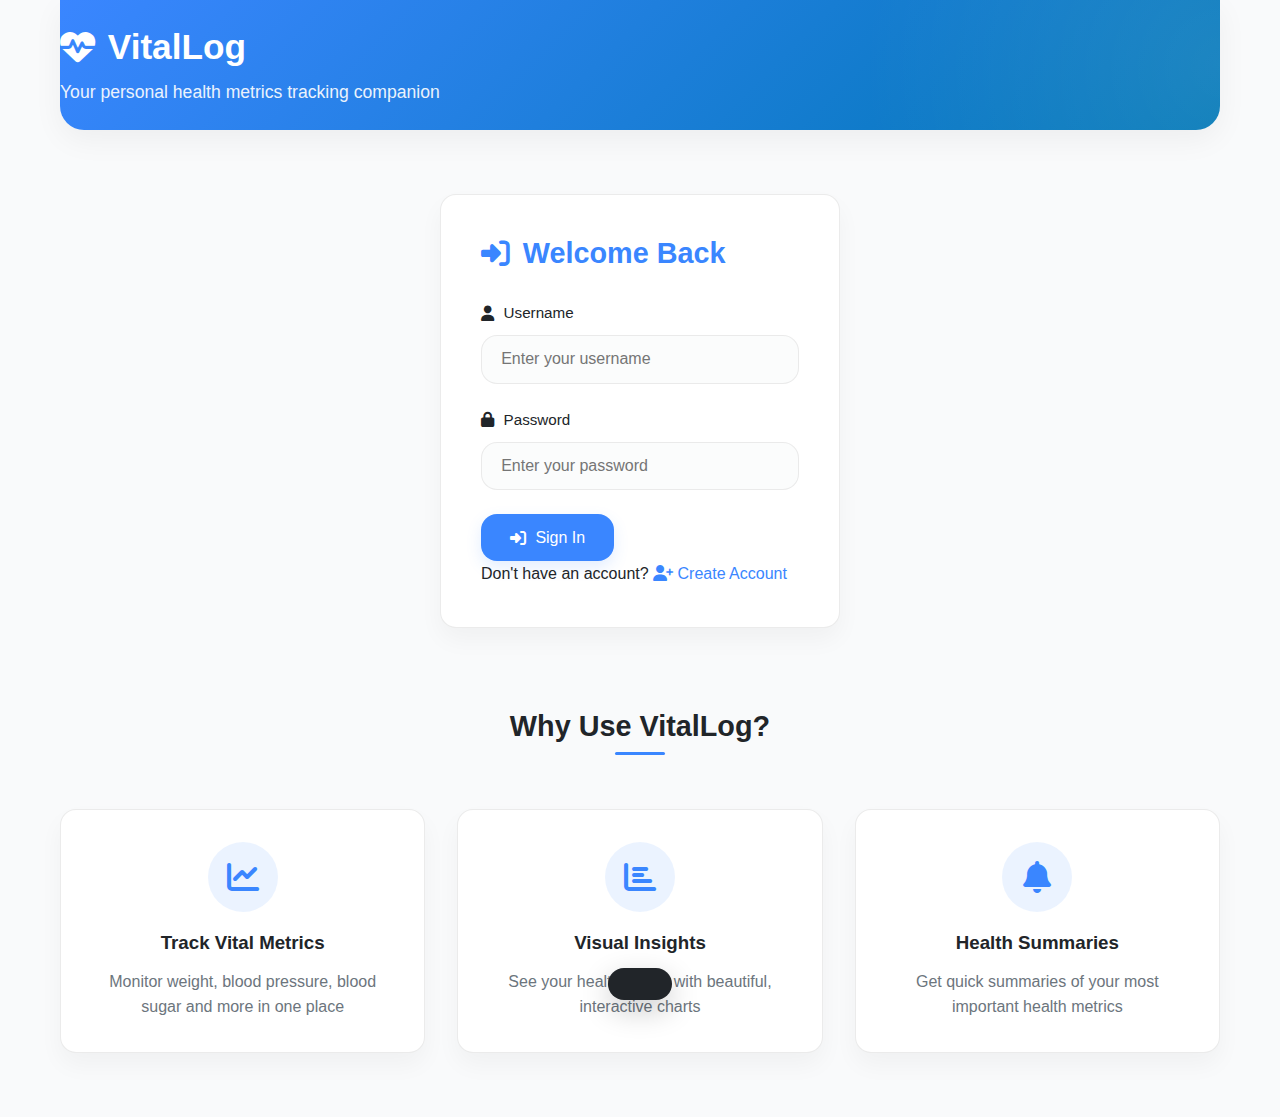
<file: index.html>
<!DOCTYPE html>
<html lang="en">

<head>
    <meta charset="UTF-8">
    <meta name="viewport" content="width=device-width, initial-scale=1.0">
    <title>VitalLog - Health Metrics Tracker</title>
    <link rel="stylesheet" href="./css/style.css">
    <link rel="stylesheet" href="https://cdnjs.cloudflare.com/ajax/libs/font-awesome/6.4.0/css/all.min.css">
    <meta name="description" content="VitalLog - Track and monitor your health metrics with ease">
</head>

<body>
    <div class="container">
        <header>
            <h1><i class="fas fa-heartbeat"></i> VitalLog</h1>
            <p>Your personal health metrics tracking companion</p>
        </header>
        <main>
            <div class="auth-forms">
                <div class="form-container" id="login-form">
                    <h2><i class="fas fa-sign-in-alt"></i> Welcome Back</h2>
                    <form id="login">
                        <div class="form-group">
                            <label for="login-username"><i class="fas fa-user"></i> Username</label>
                            <input type="text" id="login-username" placeholder="Enter your username" required>
                        </div>
                        <div class="form-group">
                            <label for="login-password"><i class="fas fa-lock"></i> Password</label>
                            <input type="password" id="login-password" placeholder="Enter your password" required>
                        </div>
                        <button type="submit"><i class="fas fa-sign-in-alt"></i> Sign In</button>
                    </form>
                    <p>Don't have an account? <a href="#" id="show-register" class="link-animated"><i
                                class="fas fa-user-plus"></i>
                            Create Account</a></p>
                </div>
                <div class="form-container hidden" id="register-form">
                    <h2><i class="fas fa-user-plus"></i> Create Account</h2>
                    <form id="register">
                        <div class="form-group">
                            <label for="register-username"><i class="fas fa-user"></i> Username</label>
                            <input type="text" id="register-username" placeholder="Choose a username" required>
                        </div>
                        <div class="form-group">
                            <label for="register-email"><i class="fas fa-envelope"></i> Email</label>
                            <input type="email" id="register-email" placeholder="Enter your email" required>
                        </div>
                        <div class="form-group">
                            <label for="register-password"><i class="fas fa-lock"></i> Password</label>
                            <input type="password" id="register-password" placeholder="Create a password" required>
                        </div>
                        <button type="submit"><i class="fas fa-user-plus"></i> Create Account</button>
                    </form>
                    <p>Already have an account? <a href="#" id="show-login" class="link-animated"><i
                                class="fas fa-sign-in-alt"></i> Sign In</a>
                    </p>
                </div>
            </div>

            <div class="app-features">
                <h2>Why Use VitalLog?</h2>
                <div class="features-grid">
                    <div class="feature">
                        <div class="feature-icon">
                            <i class="fas fa-chart-line"></i>
                        </div>
                        <h3>Track Vital Metrics</h3>
                        <p>Monitor weight, blood pressure, blood sugar and more in one place</p>
                    </div>
                    <div class="feature">
                        <div class="feature-icon">
                            <i class="fas fa-chart-bar"></i>
                        </div>
                        <h3>Visual Insights</h3>
                        <p>See your health trends with beautiful, interactive charts</p>
                    </div>
                    <div class="feature">
                        <div class="feature-icon">
                            <i class="fas fa-bell"></i>
                        </div>
                        <h3>Health Summaries</h3>
                        <p>Get quick summaries of your most important health metrics</p>
                    </div>
                </div>
            </div>
        </main>
    </div>

    <div id="notification" class="notification"></div>

    <script src="./js/auth.js"></script>
    <script src="./js/common.js"></script>
</body>

</html>
</file>
<file: css/style.css>
:root {
    --primary: #3a86ff;
    --primary-dark: #0466c8;
    --secondary: #0077b6;
    --accent: #00b4d8;
    --success: #02c39a;
    --danger: #e63946;
    --warning: #ffb703;
    --light: #f8f9fa;
    --dark: #212529;
    --gray: #6c757d;
    --light-gray: #e9ecef;
    --card-bg: #ffffff;
    --border-light: rgba(230, 230, 230, 0.8);

    --border-radius: 16px;
    --box-shadow: 0 10px 30px rgba(0, 0, 0, 0.05);
    --btn-shadow: 0 6px 15px rgba(58, 134, 255, 0.15);
    --card-shadow: 0 12px 24px rgba(0, 0, 0, 0.04);
    --transition: all 0.3s cubic-bezier(0.25, 0.8, 0.25, 1);
    --transition-slow: all 0.5s cubic-bezier(0.25, 0.8, 0.25, 1);

    --font-main: 'Inter', -apple-system, BlinkMacSystemFont, sans-serif;
    --font-heading: 'Poppins', -apple-system, BlinkMacSystemFont, sans-serif;
}

* {
    margin: 0;
    padding: 0;
    box-sizing: border-box;
}

@import url('https://fonts.googleapis.com/css2?family=Inter:wght@300;400;500;600;700&family=Poppins:wght@400;500;600;700&display=swap');

body {
    font-family: var(--font-main);
    line-height: 1.6;
    color: var(--dark);
    background-color: #f9fafb;
    -webkit-font-smoothing: antialiased;
    -moz-osx-font-smoothing: grayscale;
}

h1,
h2,
h3,
h4,
h5,
h6 {
    font-family: var(--font-heading);
    font-weight: 600;
    line-height: 1.3;
}

.container {
    max-width: 1200px;
    margin: 0 auto;
    padding: 0 20px;
    min-height: 100vh;
    display: flex;
    flex-direction: column;
}

header {
    background: linear-gradient(135deg, var(--primary), var(--secondary));
    color: white;
    padding: 1.5rem 0;
    margin-bottom: 2rem;
    box-shadow: var(--box-shadow);
    border-radius: 0 0 24px 24px;
    position: relative;
    overflow: hidden;
}

header::before {
    content: '';
    position: absolute;
    top: -50%;
    right: -50%;
    width: 100%;
    height: 200%;
    background: radial-gradient(circle, rgba(255, 255, 255, 0.1) 0%, rgba(255, 255, 255, 0) 60%);
    z-index: 1;
}

header h1 {
    font-size: 2.2rem;
    margin-bottom: 0.5rem;
    display: flex;
    align-items: center;
    gap: 0.8rem;
    position: relative;
    z-index: 2;
}

header h1 i {
    animation: pulse 2s infinite;
}

@keyframes pulse {
    0% {
        transform: scale(1);
    }

    50% {
        transform: scale(1.1);
    }

    100% {
        transform: scale(1);
    }
}

header p {
    opacity: 0.9;
    font-size: 1.1rem;
    position: relative;
    z-index: 2;
}

nav {
    display: flex;
    gap: 1rem;
    margin-top: 1.2rem;
    position: relative;
    z-index: 2;
    flex-wrap: wrap;
}

nav a,
nav button {
    color: white;
    text-decoration: none;
    padding: 0.6rem 1.2rem;
    border-radius: var(--border-radius);
    transition: var(--transition);
    font-size: 0.95rem;
    display: flex;
    align-items: center;
    gap: 0.5rem;
    backdrop-filter: blur(5px);
    background-color: rgba(255, 255, 255, 0.1);
}

nav a:hover,
nav a.active {
    background-color: rgba(255, 255, 255, 0.25);
    transform: translateY(-3px);
}

nav button {
    border: none;
    cursor: pointer;
    font-family: inherit;
}

main {
    flex: 1;
    padding-bottom: 2rem;
}

/* Auth Forms */
.auth-forms {
    display: flex;
    justify-content: center;
    gap: 2rem;
    margin-top: 2rem;
    flex-wrap: wrap;
}

.form-container {
    background: var(--card-bg);
    padding: 2.5rem;
    border-radius: var(--border-radius);
    box-shadow: var(--card-shadow);
    width: 100%;
    max-width: 400px;
    transition: var(--transition);
    border: 1px solid var(--border-light);
}

.form-container:hover {
    transform: translateY(-8px);
    box-shadow: 0 20px 40px rgba(0, 0, 0, 0.08);
}

.form-container h2 {
    color: var(--primary);
    margin-bottom: 1.8rem;
    display: flex;
    align-items: center;
    gap: 0.8rem;
    font-size: 1.8rem;
}

.form-group {
    margin-bottom: 1.5rem;
}

.form-group label {
    display: block;
    margin-bottom: 0.6rem;
    font-weight: 500;
    color: var(--dark);
    display: flex;
    align-items: center;
    gap: 0.6rem;
    font-size: 0.95rem;
}

.form-group input,
.form-group select,
.form-group textarea {
    width: 100%;
    padding: 0.9rem 1.2rem;
    border: 1px solid var(--border-light);
    border-radius: var(--border-radius);
    font-size: 1rem;
    transition: var(--transition);
    font-family: inherit;
    background-color: rgba(248, 249, 250, 0.5);
}

.form-group input:focus,
.form-group select:focus,
.form-group textarea:focus {
    border-color: var(--primary);
    outline: none;
    box-shadow: 0 0 0 4px rgba(58, 134, 255, 0.2);
    background-color: white;
}

button,
.button {
    background-color: var(--primary);
    color: white;
    border: none;
    padding: 0.9rem 1.8rem;
    border-radius: var(--border-radius);
    cursor: pointer;
    font-size: 1rem;
    transition: var(--transition);
    display: inline-flex;
    align-items: center;
    justify-content: center;
    gap: 0.6rem;
    text-decoration: none;
    font-family: inherit;
    font-weight: 500;
    box-shadow: var(--btn-shadow);
}

button:hover,
.button:hover {
    background-color: var(--primary-dark);
    transform: translateY(-3px);
    box-shadow: 0 10px 20px rgba(58, 134, 255, 0.2);
}

.button.primary {
    background-color: var(--primary);
}

.button.primary:hover {
    background-color: var(--primary-dark);
}

.hidden {
    display: none !important;
}

/* Dashboard Cards */
.summary-cards {
    display: grid;
    grid-template-columns: repeat(auto-fit, minmax(280px, 1fr));
    gap: 1.5rem;
    margin-bottom: 2rem;
}

.card {
    background: var(--card-bg);
    padding: 1.8rem;
    border-radius: var(--border-radius);
    box-shadow: var(--card-shadow);
    transition: var(--transition);
    border: 1px solid var(--border-light);
    position: relative;
    overflow: hidden;
}

.card:hover {
    transform: translateY(-6px);
    box-shadow: 0 15px 30px rgba(0, 0, 0, 0.1);
}

.metric-icon {
    font-size: 1.8rem;
    color: var(--primary);
    margin-bottom: 1rem;
    background: rgba(58, 134, 255, 0.1);
    width: 60px;
    height: 60px;
    border-radius: 50%;
    display: flex;
    align-items: center;
    justify-content: center;
    margin-bottom: 1.2rem;
}

.card h3 {
    font-size: 1.3rem;
    margin-bottom: 0.8rem;
    color: var(--dark);
}

.summary-value {
    font-size: 1.8rem;
    font-weight: 600;
    color: var(--primary-dark);
    margin-bottom: 0.8rem;
}

.summary-value .date {
    display: block;
    font-size: 0.9rem;
    font-weight: 400;
    color: var(--gray);
    margin-top: 0.3rem;
}

.trend-indicator {
    display: flex;
    align-items: center;
    gap: 0.5rem;
    font-size: 0.95rem;
    font-weight: 500;
}

.trend-indicator .up {
    color: var(--success);
}

.trend-indicator .down {
    color: var(--danger);
}

.trend-indicator .neutral {
    color: var(--gray);
}

/* Charts */
.chart-container {
    background: var(--card-bg);
    padding: 1.5rem;
    border-radius: var(--border-radius);
    box-shadow: var(--card-shadow);
    margin-bottom: 1.5rem;
    border: 1px solid var(--border-light);
    transition: var(--transition);
    height: 400px;
}

.chart-container:hover {
    box-shadow: 0 15px 30px rgba(0, 0, 0, 0.08);
}

.chart-controls {
    display: flex;
    gap: 1rem;
    margin-bottom: 1.2rem;
    flex-wrap: wrap;
}

.chart-select {
    padding: 0.7rem 1.2rem;
    border-radius: var(--border-radius);
    border: 1px solid var(--border-light);
    font-family: inherit;
    font-size: 0.95rem;
    background-color: white;
    cursor: pointer;
    min-width: 150px;
    transition: var(--transition);
}

.chart-select:hover,
.chart-select:focus {
    border-color: var(--primary);
    box-shadow: 0 0 0 3px rgba(58, 134, 255, 0.1);
}

/* Section styles */
.health-overview,
.health-trends,
.quick-actions {
    margin-bottom: 2.5rem;
}

.health-overview h2,
.health-trends h2,
.quick-actions h2 {
    margin-bottom: 1.2rem;
    color: var(--dark);
    display: flex;
    align-items: center;
    gap: 0.6rem;
    font-size: 1.5rem;
}

.quick-actions {
    margin-top: 2rem;
}

.actions {
    display: flex;
    gap: 1rem;
    flex-wrap: wrap;
}

/* Metrics page */
.metrics-header {
    display: flex;
    justify-content: space-between;
    align-items: center;
    margin-bottom: 1.5rem;
    flex-wrap: wrap;
    gap: 1rem;
}

.metrics-header h2 {
    display: flex;
    align-items: center;
    gap: 0.6rem;
    font-size: 1.5rem;
}

.filters {
    background: var(--card-bg);
    padding: 1.5rem;
    border-radius: var(--border-radius);
    margin-bottom: 1.5rem;
    display: flex;
    flex-wrap: wrap;
    gap: 1rem;
    align-items: flex-end;
    box-shadow: var(--card-shadow);
    border: 1px solid var(--border-light);
}

#apply-filters {
    margin-left: auto;
}

.filter-group {
    flex: 1;
    min-width: 150px;
}

.filter-group label {
    display: block;
    margin-bottom: 0.5rem;
    font-weight: 500;
    font-size: 0.9rem;
}

.metric-summary {
    background: var(--card-bg);
    padding: 1.5rem;
    border-radius: var(--border-radius);
    margin-bottom: 1.5rem;
    box-shadow: var(--card-shadow);
    border: 1px solid var(--border-light);
    animation: fadeIn 0.5s ease;
}

@keyframes fadeIn {
    from {
        opacity: 0;
        transform: translateY(10px);
    }

    to {
        opacity: 1;
        transform: translateY(0);
    }
}

.metric-summary h3 {
    font-size: 1.2rem;
    margin-bottom: 0.8rem;
    color: var(--dark);
    display: flex;
    align-items: center;
    gap: 0.5rem;
}

#summary-value {
    font-size: 1.5rem;
    font-weight: 600;
    color: var(--primary-dark);
}

.metrics-list {
    background: var(--card-bg);
    border-radius: var(--border-radius);
    overflow: hidden;
    box-shadow: var(--card-shadow);
    border: 1px solid var(--border-light);
}

.metric-item {
    padding: 1.2rem 1.5rem;
    border-bottom: 1px solid var(--border-light);
    display: flex;
    justify-content: space-between;
    align-items: center;
    transition: var(--transition);
    animation: slideIn 0.3s ease;
}

@keyframes slideIn {
    from {
        opacity: 0;
        transform: translateX(-10px);
    }

    to {
        opacity: 1;
        transform: translateX(0);
    }
}

.metric-item:hover {
    background-color: rgba(248, 249, 250, 0.5);
}

.metric-item:last-child {
    border-bottom: none;
}

.metric-info {
    flex: 1;
}

.metric-type {
    font-weight: 600;
    color: var(--primary-dark);
    margin-bottom: 0.3rem;
    display: flex;
    align-items: center;
    gap: 0.4rem;
}

.metric-value {
    font-size: 1.1rem;
    font-weight: 500;
    margin-bottom: 0.2rem;
}

.metric-date {
    color: var(--gray);
    font-size: 0.9rem;
}

.metric-notes {
    color: var(--gray);
    font-size: 0.9rem;
    margin-top: 0.3rem;
    max-width: 500px;
}

.metric-actions {
    display: flex;
    gap: 0.8rem;
}

.metric-actions button {
    padding: 0.5rem;
    border-radius: 50%;
}

.edit-btn {
    background-color: var(--accent);
}

.delete-btn {
    background-color: var(--danger);
}

/* Modal */
.modal {
    position: fixed;
    top: 0;
    left: 0;
    width: 100%;
    height: 100%;
    background-color: rgba(0, 0, 0, 0.6);
    backdrop-filter: blur(4px);
    display: flex;
    justify-content: center;
    align-items: center;
    z-index: 1000;
    opacity: 0;
    visibility: hidden;
    transition: var(--transition-slow);
}

.modal.active {
    opacity: 1;
    visibility: visible;
}

.modal-content {
    background: var(--card-bg);
    border-radius: var(--border-radius);
    box-shadow: 0 25px 50px rgba(0, 0, 0, 0.1);
    padding: 2rem;
    width: 90%;
    max-width: 600px;
    transform: translateY(30px);
    transition: var(--transition-slow);
    max-height: 90vh;
    overflow-y: auto;
}

.modal.active .modal-content {
    transform: translateY(0);
}

.close {
    position: absolute;
    top: 1.2rem;
    right: 1.5rem;
    font-size: 1.5rem;
    cursor: pointer;
    transition: var(--transition);
    width: 36px;
    height: 36px;
    display: flex;
    align-items: center;
    justify-content: center;
    border-radius: 50%;
    background-color: rgba(0, 0, 0, 0.05);
}

.close:hover {
    color: var(--danger);
    transform: rotate(90deg);
}

.form-actions {
    display: flex;
    justify-content: flex-end;
    gap: 1rem;
    margin-top: 1.5rem;
}

/* Loading states */
.loading {
    display: flex;
    flex-direction: column;
    align-items: center;
    justify-content: center;
    padding: 3rem;
    color: var(--gray);
}

.loading p {
    margin-top: 1rem;
}

.spinner {
    width: 40px;
    height: 40px;
    border: 4px solid rgba(58, 134, 255, 0.2);
    border-radius: 50%;
    border-top: 4px solid var(--primary);
    animation: spin 1s linear infinite;
}

@keyframes spin {
    0% {
        transform: rotate(0deg);
    }

    100% {
        transform: rotate(360deg);
    }
}

.error {
    color: var(--danger);
    padding: 1.5rem;
    text-align: center;
    font-weight: 500;
}

.no-data {
    padding: 3rem;
    text-align: center;
    color: var(--gray);
}

/* Notifications */
.notification {
    position: fixed;
    bottom: -100px;
    left: 50%;
    transform: translateX(-50%);
    background: var(--dark);
    color: white;
    padding: 1rem 2rem;
    border-radius: var(--border-radius);
    box-shadow: 0 10px 30px rgba(0, 0, 0, 0.2);
    transition: all 0.5s cubic-bezier(0.68, -0.55, 0.27, 1.55);
    z-index: 1000;
    display: flex;
    align-items: center;
    gap: 0.8rem;
}

.notification.show {
    bottom: 20px;
    animation: bounce 0.5s;
}

@keyframes bounce {

    0%,
    20%,
    50%,
    80%,
    100% {
        transform: translateX(-50%) translateY(0);
    }

    40% {
        transform: translateX(-50%) translateY(-10px);
    }

    60% {
        transform: translateX(-50%) translateY(-5px);
    }
}

.notification.success {
    background: var(--success);
}

.notification.error {
    background: var(--danger);
}

.notification.fade-out {
    opacity: 0;
    bottom: -100px;
}

.summary-date {
    font-size: 0.9rem;
    color: var(--gray);
    display: flex;
    align-items: center;
    gap: 0.4rem;
    margin-top: 0.5rem;
}

/* Loading overlay */
.loading-overlay {
    position: fixed;
    top: 0;
    left: 0;
    width: 100%;
    height: 100%;
    background-color: rgba(255, 255, 255, 0.9);
    backdrop-filter: blur(5px);
    display: flex;
    justify-content: center;
    align-items: center;
    z-index: 2000;
    opacity: 0;
    visibility: hidden;
    transition: var(--transition);
}

.loading-overlay.active {
    opacity: 1;
    visibility: visible;
}

.loading-spinner {
    text-align: center;
}

.error-message {
    position: fixed;
    top: 20px;
    right: 20px;
    background-color: var(--danger);
    color: white;
    padding: 1rem;
    border-radius: var(--border-radius);
    box-shadow: 0 10px 20px rgba(231, 57, 70, 0.2);
    z-index: 1000;
    max-width: 300px;
    transform: translateX(100%);
    opacity: 0;
    transition: var(--transition);
}

.error-message.show {
    transform: translateX(0);
    opacity: 1;
}

/* Responsive */
@media (max-width: 768px) {
    .auth-forms {
        flex-direction: column;
        align-items: center;
    }

    .summary-cards {
        grid-template-columns: 1fr;
    }

    .filters {
        flex-direction: column;
        align-items: stretch;
    }

    .filter-group {
        min-width: auto;
    }

    .metrics-header {
        flex-direction: column;
        align-items: flex-start;
    }

    #add-metric {
        width: 100%;
    }

    .actions {
        flex-direction: column;
    }

    .actions .button {
        width: 100%;
    }

    .chart-controls {
        flex-direction: column;
    }

    .modal-content {
        padding: 1.5rem;
        width: 95%;
    }

    nav a,
    nav button {
        padding: 0.5rem 1rem;
        font-size: 0.9rem;
    }

    header h1 {
        font-size: 1.8rem;
    }

    header p {
        font-size: 1rem;
    }
}

@media (max-width: 480px) {
    body {
        font-size: 0.95rem;
    }

    header {
        padding: 1.2rem 0;
    }

    .form-container {
        padding: 1.5rem;
    }

    .card {
        padding: 1.5rem;
    }

    .metric-item {
        flex-direction: column;
        align-items: flex-start;
    }

    .metric-actions {
        margin-top: 1rem;
        align-self: flex-end;
    }

    .chart-container {
        height: 300px;
    }
}

@keyframes slideUp {
    from {
        transform: translateY(20px);
        opacity: 0;
    }

    to {
        transform: translateY(0);
        opacity: 1;
    }
}

.health-overview,
.health-trends,
.quick-actions {
    animation: slideUp 0.6s ease;
}

.health-trends {
    animation-delay: 0.1s;
}

.quick-actions {
    animation-delay: 0.2s;
}

.metric-item:nth-child(2n) {
    animation-delay: 0.1s;
}

.metric-item:nth-child(3n) {
    animation-delay: 0.2s;
}

/* Card background patterns */
.card::after {
    content: '';
    position: absolute;
    top: 0;
    right: 0;
    width: 150px;
    height: 150px;
    background: radial-gradient(circle, rgba(230, 230, 230, 0.3) 5%, transparent 30%);
    background-size: 15px 15px;
    opacity: 0.2;
    z-index: 0;
}

.card:nth-child(1) .metric-icon {
    background: rgba(58, 134, 255, 0.1);
    color: var(--primary);
}

.card:nth-child(2) .metric-icon {
    background: rgba(2, 195, 154, 0.1);
    color: var(--success);
}

.card:nth-child(3) .metric-icon {
    background: rgba(255, 183, 3, 0.1);
    color: var(--warning);
}

/* Custom scrollbar */
::-webkit-scrollbar {
    width: 8px;
    height: 8px;
}

::-webkit-scrollbar-track {
    background: rgba(230, 230, 230, 0.3);
    border-radius: 4px;
}

::-webkit-scrollbar-thumb {
    background: rgba(108, 117, 125, 0.3);
    border-radius: 4px;
}

::-webkit-scrollbar-thumb:hover {
    background: rgba(108, 117, 125, 0.5);
}

/* Footer */
footer {
    margin-top: 2rem;
    padding: 1.5rem 0;
    text-align: center;
    color: var(--gray);
    border-top: 1px solid var(--border-light);
}

/* Welcome Banner */
.welcome-banner {
    background: linear-gradient(135deg, rgba(0, 180, 216, 0.1), rgba(58, 134, 255, 0.1));
    border-radius: var(--border-radius);
    padding: 1.5rem 2rem;
    margin-bottom: 2rem;
    display: flex;
    justify-content: space-between;
    align-items: center;
    border: 1px solid rgba(58, 134, 255, 0.1);
    box-shadow: var(--card-shadow);
    animation: fadeIn 0.8s ease;
}

.welcome-message h2 {
    margin-bottom: 0.5rem;
    color: var(--primary-dark);
    font-size: 1.6rem;
}

.welcome-message p {
    color: var(--gray);
    max-width: 500px;
}

.date-display {
    background: rgba(255, 255, 255, 0.8);
    padding: 0.8rem 1.2rem;
    border-radius: var(--border-radius);
    font-weight: 500;
    color: var(--dark);
    box-shadow: 0 4px 10px rgba(0, 0, 0, 0.03);
    font-size: 1.1rem;
    display: flex;
    align-items: center;
    gap: 0.5rem;
}

/* Page Header */
.page-header {
    display: flex;
    justify-content: space-between;
    align-items: center;
    margin-bottom: 1.5rem;
    flex-wrap: wrap;
    gap: 1rem;
}

.title-section h2 {
    display: flex;
    align-items: center;
    gap: 0.6rem;
    font-size: 1.6rem;
    margin-bottom: 0.4rem;
}

.title-section p {
    color: var(--gray);
}

/* Health Tips Section */
.health-tips {
    margin-top: 2.5rem;
    margin-bottom: 2.5rem;
    animation: slideUp 0.6s ease;
    animation-delay: 0.3s;
}

.tips-carousel {
    background: var(--card-bg);
    border-radius: var(--border-radius);
    box-shadow: var(--card-shadow);
    padding: 2rem;
    position: relative;
    overflow: hidden;
    border: 1px solid var(--border-light);
}

.tip {
    display: flex;
    flex-direction: column;
    align-items: center;
    text-align: center;
    padding: 1rem;
    transition: var(--transition);
    animation: fadeIn 0.5s ease;
}

.tip-hidden {
    display: none;
}

.tip i {
    font-size: 2.5rem;
    color: var(--accent);
    margin-bottom: 1rem;
    background: rgba(0, 180, 216, 0.1);
    width: 80px;
    height: 80px;
    border-radius: 50%;
    display: flex;
    align-items: center;
    justify-content: center;
}

.tip h3 {
    margin-bottom: 0.8rem;
    color: var(--dark);
}

.tip p {
    color: var(--gray);
    max-width: 600px;
    margin: 0 auto;
}

.carousel-controls {
    display: flex;
    justify-content: center;
    gap: 0.8rem;
    margin-top: 1.5rem;
}

.carousel-dot {
    width: 10px;
    height: 10px;
    border-radius: 50%;
    background-color: var(--light-gray);
    cursor: pointer;
    transition: var(--transition);
}

.carousel-dot.active {
    background-color: var(--primary);
    transform: scale(1.2);
}

/* App Features */
.app-features {
    margin-top: 3rem;
    padding: 2rem 0;
    text-align: center;
}

.app-features h2 {
    margin-bottom: 2rem;
    font-size: 1.8rem;
    color: var(--dark);
    position: relative;
    display: inline-block;
}

.app-features h2::after {
    content: '';
    position: absolute;
    bottom: -10px;
    left: 50%;
    transform: translateX(-50%);
    width: 50px;
    height: 3px;
    background: var(--primary);
    border-radius: 3px;
}

.features-grid {
    display: grid;
    grid-template-columns: repeat(auto-fit, minmax(250px, 1fr));
    gap: 2rem;
    margin-top: 2rem;
}

.feature {
    background: var(--card-bg);
    padding: 2rem;
    border-radius: var(--border-radius);
    box-shadow: var(--card-shadow);
    transition: var(--transition);
    border: 1px solid var(--border-light);
    display: flex;
    flex-direction: column;
    align-items: center;
    text-align: center;
}

.feature:hover {
    transform: translateY(-8px);
    box-shadow: 0 15px 30px rgba(0, 0, 0, 0.08);
}

.feature-icon {
    font-size: 2rem;
    color: var(--primary);
    margin-bottom: 1.2rem;
    background: rgba(58, 134, 255, 0.1);
    width: 70px;
    height: 70px;
    border-radius: 50%;
    display: flex;
    align-items: center;
    justify-content: center;
}

.feature h3 {
    margin-bottom: 0.8rem;
    color: var(--dark);
}

.feature p {
    color: var(--gray);
}

/* Trend Insight */
.trend-insight {
    background: var(--card-bg);
    padding: 1.2rem 1.5rem;
    border-radius: var(--border-radius);
    margin-top: 1.2rem;
    display: flex;
    align-items: flex-start;
    gap: 1rem;
    box-shadow: var(--card-shadow);
    border: 1px solid var(--border-light);
}

.trend-insight i {
    font-size: 1.5rem;
    color: var(--warning);
}

/* Pagination */
.pagination {
    display: flex;
    justify-content: center;
    margin-top: 1.5rem;
    gap: 0.5rem;
}

.page-item {
    width: 36px;
    height: 36px;
    display: flex;
    align-items: center;
    justify-content: center;
    border-radius: var(--border-radius);
    background: var(--card-bg);
    cursor: pointer;
    transition: var(--transition);
    font-weight: 500;
    border: 1px solid var(--border-light);
}

.page-item:hover {
    background: rgba(58, 134, 255, 0.1);
}

.page-item.active {
    background: var(--primary);
    color: white;
    border-color: var(--primary);
}

.page-item.disabled {
    opacity: 0.5;
    cursor: not-allowed;
}

/* Empty State */
.empty-state {
    display: flex;
    flex-direction: column;
    align-items: center;
    justify-content: center;
    padding: 3rem;
    text-align: center;
    background: var(--card-bg);
    border-radius: var(--border-radius);
    box-shadow: var(--card-shadow);
    margin: 2rem 0;
    border: 1px solid var(--border-light);
    animation: fadeIn 0.5s ease;
}

.empty-icon {
    font-size: 3rem;
    color: var(--gray);
    margin-bottom: 1.5rem;
    opacity: 0.3;
}

.empty-state h3 {
    margin-bottom: 0.8rem;
    color: var(--dark);
}

.empty-state p {
    color: var(--gray);
    max-width: 500px;
    margin: 0 auto 1.5rem;
}

/* Delete Confirmation */
.delete-metric-details {
    background: rgba(230, 57, 70, 0.05);
    border-radius: var(--border-radius);
    padding: 1rem;
    margin: 1rem 0;
    border-left: 3px solid var(--danger);
}

.delete-info-item {
    margin-bottom: 0.5rem;
    display: flex;
    gap: 0.5rem;
}

.delete-info-label {
    font-weight: 500;
    color: var(--dark);
}

/* Secondary Button */
.secondary {
    background-color: var(--light);
    color: var(--dark);
    border: 1px solid var(--border-light);
}

.secondary:hover {
    background-color: var(--light-gray);
    color: var(--dark);
}

/* Danger Button */
.danger {
    background-color: var(--danger);
}

.danger:hover {
    background-color: #d62828;
}

/* Link Animation */
.link-animated {
    position: relative;
    text-decoration: none;
    color: var(--primary);
    font-weight: 500;
    transition: var(--transition);
}

.link-animated::after {
    content: '';
    position: absolute;
    width: 100%;
    height: 2px;
    bottom: -2px;
    left: 0;
    background-color: var(--primary);
    transform: scaleX(0);
    transform-origin: bottom right;
    transition: transform 0.3s ease;
}

.link-animated:hover {
    color: var(--primary-dark);
}

.link-animated:hover::after {
    transform: scaleX(1);
    transform-origin: bottom left;
}

/* Metrics List Container */
.metrics-list-container {
    display: flex;
    flex-direction: column;
}

/* Mobile Responsiveness Updates */
@media (max-width: 768px) {
    .welcome-banner {
        flex-direction: column;
        gap: 1rem;
        text-align: center;
    }

    .welcome-message {
        margin-bottom: 1rem;
    }

    .date-display {
        align-self: center;
    }

    .features-grid {
        grid-template-columns: 1fr;
    }

    .trend-insight {
        flex-direction: column;
        align-items: center;
        text-align: center;
    }

    .tip i {
        width: 60px;
        height: 60px;
        font-size: 1.8rem;
    }
}

@media (max-width: 480px) {
    .welcome-banner {
        padding: 1.2rem;
    }

    .welcome-message h2 {
        font-size: 1.4rem;
    }

    .date-display {
        font-size: 0.9rem;
        padding: 0.6rem 1rem;
    }

    .feature {
        padding: 1.5rem;
    }

    .feature-icon {
        width: 50px;
        height: 50px;
        font-size: 1.5rem;
    }

    .empty-state {
        padding: 2rem 1rem;
    }
}
</file>
